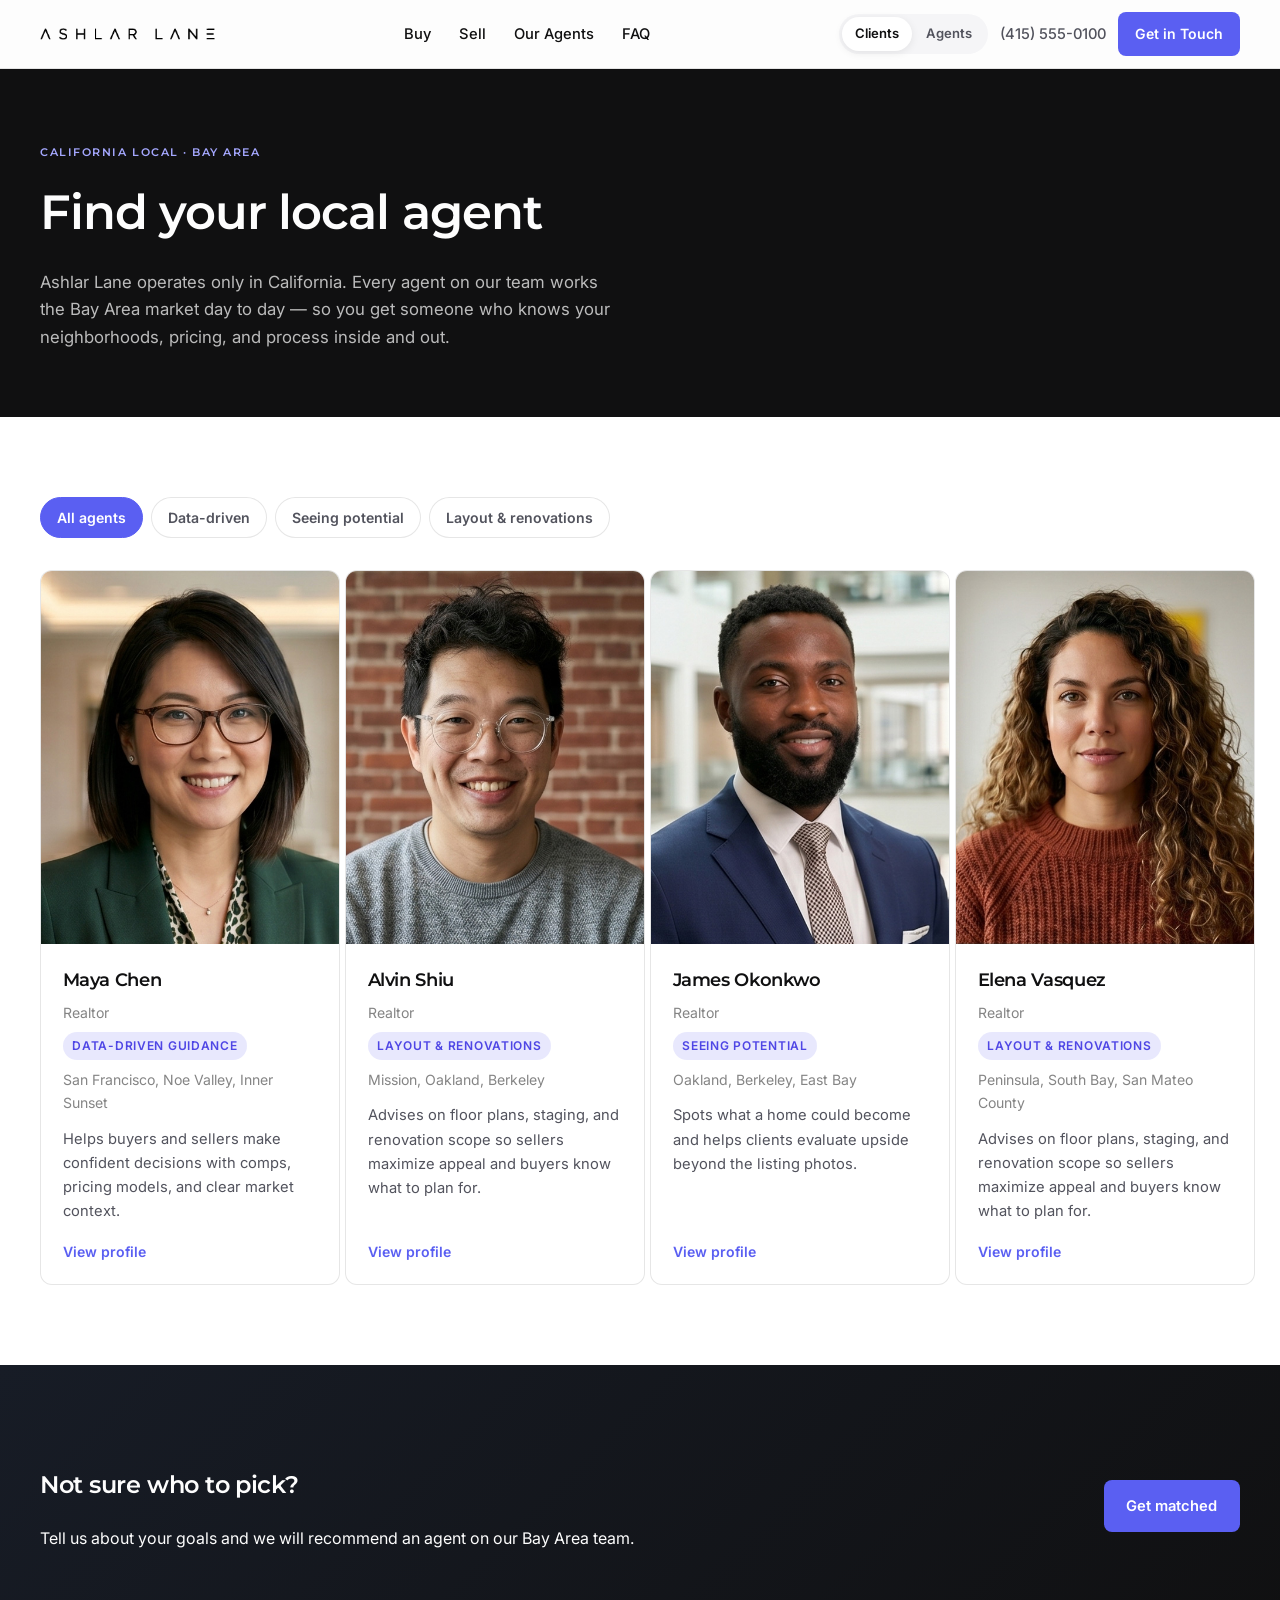
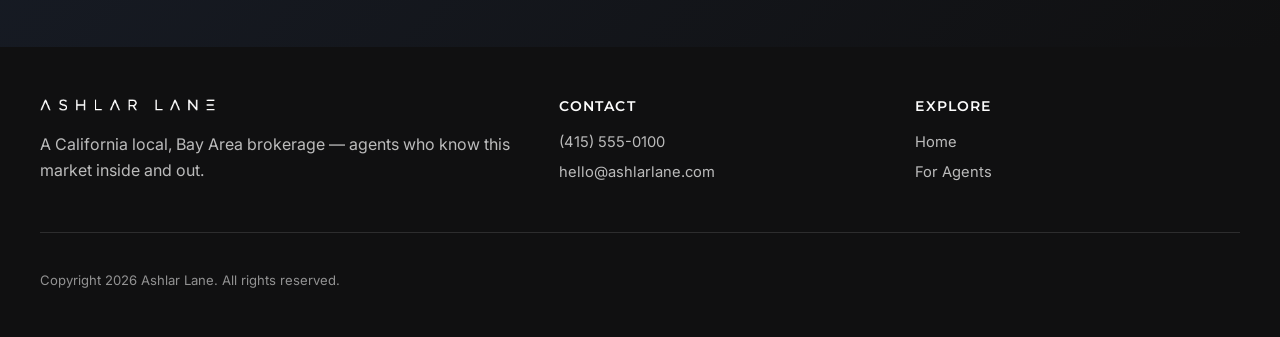
<file: team/index.html>
<!DOCTYPE html>
<html lang="en">
<head>
  <meta charset="UTF-8">
  <meta name="viewport" content="width=device-width, initial-scale=1.0">
  <title>Our Agents | Ashlar Lane | Bay Area Real Estate</title>
  <meta name="description" content="Browse Ashlar Lane agents — a California local, Bay Area brokerage. Find an agent who knows your market inside and out.">
  <link rel="icon" href="../favicon-ashlar.gif" type="image/gif">
  <link rel="preconnect" href="https://fonts.googleapis.com">
  <link rel="preconnect" href="https://fonts.gstatic.com" crossorigin>
  <link href="https://fonts.googleapis.com/css2?family=Inter:wght@400;500;600&family=Montserrat:wght@500;600;700&display=swap" rel="stylesheet">
  <link rel="stylesheet" href="../css/styles.css">
</head>
<body>
  <header class="site-header">
    <div class="container header-inner">
      <a href="../index.html" class="logo" aria-label="Ashlar Lane home">
        <img src="../ashlarlane-wordmark.gif" alt="Ashlar Lane" class="logo-wordmark">
      </a>
      <nav class="nav-desktop" aria-label="Primary">
        <a href="../index.html#buy">Buy</a>
        <a href="../index.html#sell">Sell</a>
        <a href="index.html" class="active">Our Agents</a>
        <a href="../index.html#faq">FAQ</a>
      </nav>
      <div class="header-actions">
        <div class="audience-nav" aria-label="Choose audience">
          <a href="../index.html" class="active">Clients</a>
          <a href="../agents.html">Agents</a>
        </div>
        <a href="tel:+14155550100" class="header-phone">(415) 555-0100</a>
        <a href="../index.html#contact" class="btn btn-primary btn-sm">Get in Touch</a>
        <button class="nav-toggle" aria-label="Open menu" aria-expanded="false">
          <span></span><span></span><span></span>
        </button>
      </div>
    </div>
    <nav class="nav-mobile" aria-label="Mobile" hidden>
      <a href="../agents.html">For Agents</a>
      <a href="../index.html#buy">Buy</a>
      <a href="../index.html#sell">Sell</a>
      <a href="index.html">Our Agents</a>
      <a href="../index.html#contact">Get in Touch</a>
    </nav>
  </header>

  <main>
    <section class="page-hero">
      <div class="container">
        <p class="eyebrow">California local · Bay Area</p>
        <h1>Find your local agent</h1>
        <p class="page-hero-lead">Ashlar Lane operates only in California. Every agent on our team works the Bay Area market day to day — so you get someone who knows your neighborhoods, pricing, and process inside and out.</p>
      </div>
    </section>

    <section class="section section-alt">
      <div class="container">
        <div class="filter-bar" role="group" aria-label="Filter by specialty">
          <button class="filter-btn active" type="button" data-filter="all">All agents</button>
          <button class="filter-btn" type="button" data-filter="data">Data-driven</button>
          <button class="filter-btn" type="button" data-filter="vision">Seeing potential</button>
          <button class="filter-btn" type="button" data-filter="design">Layout &amp; renovations</button>
        </div>
        <div class="agent-grid" id="agent-grid" aria-live="polite"></div>
      </div>
    </section>

    <section class="section cta-band">
      <div class="container cta-band-inner">
        <div>
          <h2>Not sure who to pick?</h2>
          <p>Tell us about your goals and we will recommend an agent on our Bay Area team.</p>
        </div>
        <div class="cta-band-actions">
          <a href="../index.html#contact" class="btn btn-primary">Get matched</a>
        </div>
      </div>
    </section>
  </main>

  <footer class="site-footer">
    <div class="container footer-grid">
      <div class="footer-brand">
        <img src="../ashlarlane-wordmark.gif" alt="Ashlar Lane" class="logo-wordmark logo-wordmark--footer">
        <p>A California local, Bay Area brokerage — agents who know this market inside and out.</p>
      </div>
      <div>
        <h4>Contact</h4>
        <ul>
          <li><a href="tel:+14155550100">(415) 555-0100</a></li>
          <li><a href="mailto:hello@ashlarlane.com">hello@ashlarlane.com</a></li>
        </ul>
      </div>
      <div>
        <h4>Explore</h4>
        <ul>
          <li><a href="../index.html">Home</a></li>
          <li><a href="../agents.html">For Agents</a></li>
        </ul>
      </div>
    </div>
    <div class="container footer-bottom">
      <p>Copyright <span id="year"></span> Ashlar Lane. All rights reserved.</p>
    </div>
  </footer>

  <script src="../js/reveal.js"></script>
  <script src="../js/main.js"></script>
  <script src="../js/team.js"></script>
  <script src="../js/team-page.js"></script>
</body>
</html>
</file>
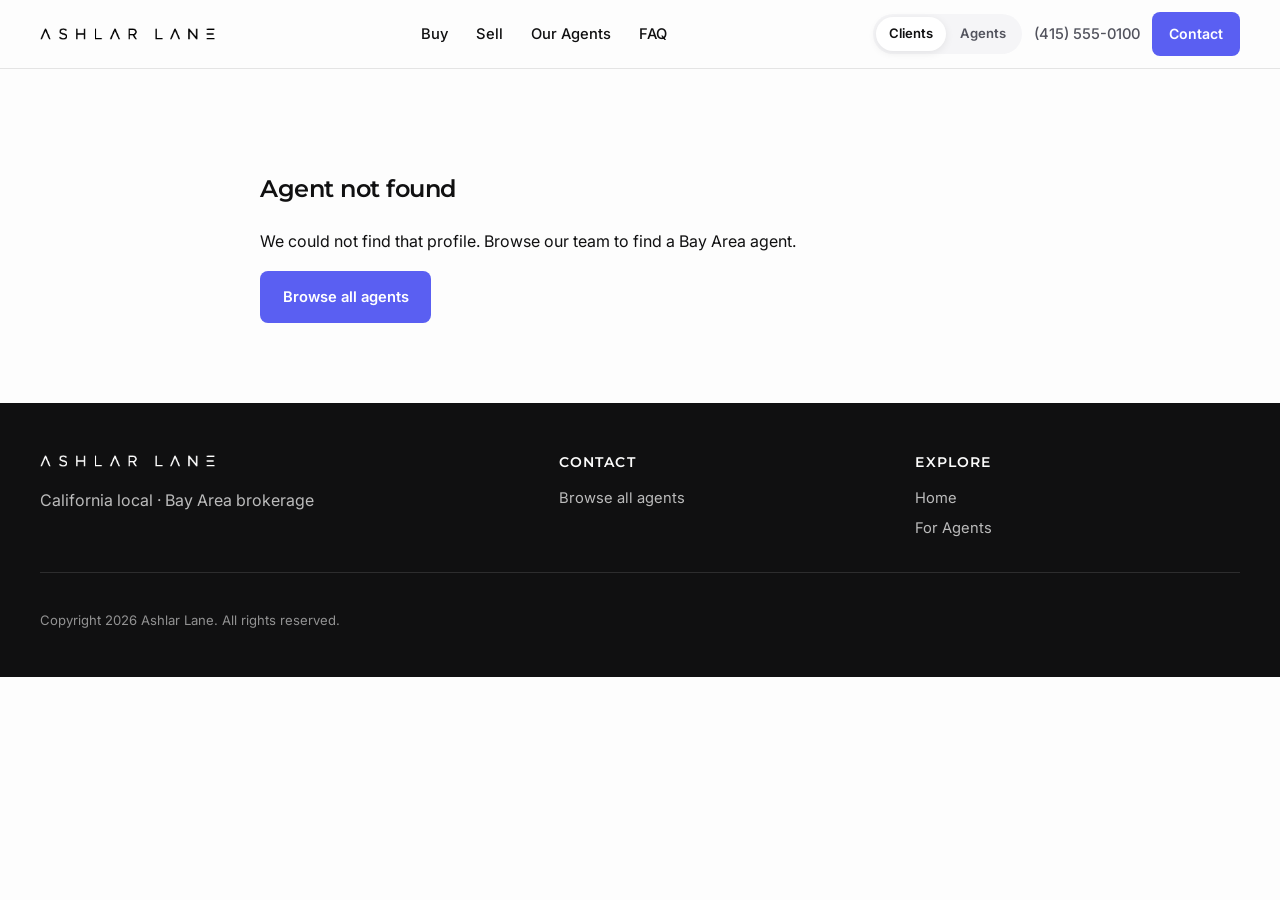
<file: team/agent.html>
<!DOCTYPE html>
<html lang="en">
<head>
  <meta charset="UTF-8">
  <meta name="viewport" content="width=device-width, initial-scale=1.0">
  <title>Agent Profile | Ashlar Lane</title>
  <meta name="description" content="Ashlar Lane agent profile — California local, Bay Area real estate.">
  <link rel="icon" href="../favicon-ashlar.gif" type="image/gif">
  <link rel="preconnect" href="https://fonts.googleapis.com">
  <link rel="preconnect" href="https://fonts.gstatic.com" crossorigin>
  <link href="https://fonts.googleapis.com/css2?family=Inter:wght@400;500;600&family=Lora:ital,wght@0,400;0,500;1,400&family=Montserrat:wght@500;600;700&display=swap" rel="stylesheet">
  <link rel="stylesheet" href="../css/styles.css">
</head>
<body>
  <header class="site-header">
    <div class="container header-inner">
      <a href="../index.html" class="logo" aria-label="Ashlar Lane home">
        <img src="../ashlarlane-wordmark.gif" alt="Ashlar Lane" class="logo-wordmark">
      </a>
      <nav class="nav-desktop" aria-label="Primary">
        <a href="../index.html#buy">Buy</a>
        <a href="../index.html#sell">Sell</a>
        <a href="index.html">Our Agents</a>
        <a href="../index.html#faq">FAQ</a>
      </nav>
      <div class="header-actions">
        <div class="audience-nav" aria-label="Choose audience">
          <a href="../index.html" class="active">Clients</a>
          <a href="../agents.html">Agents</a>
        </div>
        <a href="tel:+14155550100" class="header-phone" id="header-phone">(415) 555-0100</a>
        <a href="#contact-agent" class="btn btn-primary btn-sm" id="header-contact">Contact</a>
        <button class="nav-toggle" aria-label="Open menu" aria-expanded="false">
          <span></span><span></span><span></span>
        </button>
      </div>
    </div>
    <nav class="nav-mobile" aria-label="Mobile" hidden>
      <a href="index.html">Our Agents</a>
      <a href="#contact-agent">Contact</a>
    </nav>
  </header>

  <main id="agent-app">
    <article id="agent-profile" hidden>
      <section class="agent-profile-main">
        <div class="container">
          <a href="index.html" class="back-link">← All agents</a>
          <div class="agent-profile-layout">
            <aside class="agent-profile-sidebar" id="contact-agent">
              <img class="agent-profile-photo" id="agent-avatar" alt="" width="280" height="280">
              <p class="agent-profile-credential">REALTOR®</p>
              <dl class="agent-profile-facts">
                <div>
                  <dt>License number</dt>
                  <dd id="agent-license"></dd>
                </div>
                <div>
                  <dt>Email</dt>
                  <dd><a href="#" id="agent-email-link"></a></dd>
                </div>
                <div>
                  <dt>Primary phone</dt>
                  <dd><a href="#" id="agent-phone-link"></a></dd>
                </div>
                <div>
                  <dt>Address</dt>
                  <dd id="agent-address"></dd>
                </div>
              </dl>
            </aside>
            <div class="agent-profile-story">
              <h1 class="agent-profile-meet" id="agent-meet-heading"></h1>
              <div class="agent-profile-bio" id="agent-bio"></div>
            </div>
          </div>
        </div>
      </section>

      <section class="section section-alt" id="agent-help-section" hidden>
        <div class="container agent-profile-content">
          <h2>How I help clients</h2>
          <ul class="agent-help-list" id="agent-help-list"></ul>
        </div>
      </section>

      <section class="section" id="agent-transactions-section" hidden>
        <div class="container agent-profile-content">
          <h2>Recent transactions</h2>
          <div class="agent-transactions-grid" id="agent-transactions"></div>
          <nav class="agent-transactions-pagination" id="agent-transactions-pagination" aria-label="Transaction pages" hidden>
            <button type="button" class="agent-transactions-page-btn" id="agent-transactions-prev" disabled>Previous</button>
            <span class="agent-transactions-page-status" id="agent-transactions-page-status" aria-live="polite"></span>
            <button type="button" class="agent-transactions-page-btn" id="agent-transactions-next">Next</button>
          </nav>
        </div>
      </section>
    </article>

    <section class="section" id="agent-not-found" hidden>
      <div class="container narrow">
        <h1>Agent not found</h1>
        <p>We could not find that profile. Browse our team to find a Bay Area agent.</p>
        <a href="index.html" class="btn btn-primary">Browse all agents</a>
      </div>
    </section>
  </main>

  <footer class="site-footer">
    <div class="container footer-grid">
      <div class="footer-brand">
        <img src="../ashlarlane-wordmark.gif" alt="Ashlar Lane" class="logo-wordmark logo-wordmark--footer">
        <p>California local · Bay Area brokerage</p>
      </div>
      <div>
        <h4>Contact</h4>
        <ul>
          <li><a href="#" id="footer-email"></a></li>
          <li><a href="index.html">Browse all agents</a></li>
        </ul>
      </div>
      <div>
        <h4>Explore</h4>
        <ul>
          <li><a href="../index.html">Home</a></li>
          <li><a href="../agents.html">For Agents</a></li>
        </ul>
      </div>
    </div>
    <div class="container footer-bottom">
      <p>Copyright <span id="year"></span> Ashlar Lane. All rights reserved.</p>
    </div>
  </footer>

  <script src="../js/team.js"></script>
  <script src="../js/reveal.js"></script>
  <script src="../js/team-agent.js"></script>
  <script src="../js/main.js"></script>
</body>
</html>
</file>
<file: css/styles.css>
:root {
  --bg-dark: #101011;
  --bg-dark-elevated: #171c26;
  --bg-dark-card: #292a37;
  --bg-light: #fdfdfd;
  --bg-muted: #f5f5f7;
  --text-primary: #101011;
  --text-secondary: #52535d;
  --text-muted: #858585;
  --text-on-dark: #fdfdfd;
  --text-on-dark-muted: rgba(253, 253, 253, 0.72);
  --dark-cards: #545573;
  --accent: #5a5ff2;
  --accent-hover: #4f46e5;
  --accent-light: #a5a8ff;
  --accent-soft: rgba(90, 95, 242, 0.14);
  --white: #ffffff;
  --border-light: rgba(16, 16, 17, 0.1);
  --border-dark: rgba(255, 255, 255, 0.12);
  --shadow: 0 24px 60px rgba(16, 16, 17, 0.14);
  --radius: 12px;
  --radius-sm: 8px;
  --radius-pill: 999px;
  --max-width: 1200px;
  --font-body: "Inter", system-ui, -apple-system, sans-serif;
  --font-display: "Montserrat", system-ui, -apple-system, sans-serif;
  --font-serif: "Lora", Georgia, "Times New Roman", serif;
}

*,
*::before,
*::after {
  box-sizing: border-box;
  /* border: solid 1px red; */
}

html {
  scroll-behavior: smooth;
}

body {
  margin: 0;
  font-family: var(--font-body);
  color: var(--text-primary);
  background: var(--bg-light);
  line-height: 1.65;
  -webkit-font-smoothing: antialiased;
  overflow-x: hidden;
}

img {
  max-width: 100%;
  display: block;
}

a {
  color: inherit;
  text-decoration: none;
}

h1,
h2,
h3,
h4 {
  font-family: var(--font-display);
  font-weight: 600;
  letter-spacing: -0.02em;
}

.container {
  width: min(calc(100% - 2rem), var(--max-width));
  margin-inline: auto;
}

.narrow {
  width: min(calc(100% - 2rem), 760px);
}

.site-header {
  position: sticky;
  top: 0;
  z-index: 20;
  background: rgba(253, 253, 253, 0.92);
  backdrop-filter: blur(16px);
  border-bottom: 1px solid var(--border-light);
}

.header-inner {
  display: flex;
  align-items: center;
  justify-content: space-between;
  gap: 1rem;
  min-height: 4.25rem;
}

.logo {
  display: flex;
  align-items: center;
}

.logo-wordmark {
  display: block;
  width: auto;
  height: 1.35rem;
  max-width: min(42vw, 11rem);
  object-fit: contain;
}

.site-header .logo-wordmark {
  filter: invert(100%);
}

.logo-wordmark--footer {
  height: 1.25rem;
  margin-bottom: 0.75rem;
}

.nav-desktop {
  display: none;
  gap: 1.75rem;
  font-size: 0.92rem;
  font-weight: 500;
}

.nav-desktop a:hover {
  color: var(--accent);
}

.header-actions {
  display: flex;
  align-items: center;
  gap: 0.75rem;
}

.audience-nav {
  display: none;
  padding: 0.2rem;
  background: var(--bg-muted);
  border-radius: var(--radius-pill);
  gap: 0.1rem;
}

.audience-nav a {
  padding: 0.4rem 0.8rem;
  border-radius: var(--radius-pill);
  font-size: 0.82rem;
  font-weight: 600;
  white-space: nowrap;
  color: var(--text-secondary);
}

.audience-nav a.active {
  background: var(--white);
  color: var(--text-primary);
  box-shadow: 0 2px 8px rgba(16, 16, 17, 0.08);
}

.path-cards {
  display: grid;
  gap: 1rem;
  grid-template-columns: repeat(auto-fit, minmax(260px, 1fr));
}

.path-card {
  background: var(--bg-dark-card);
  border: 1px solid var(--border-dark);
  border-radius: var(--radius);
  padding: 1.5rem;
}

.path-card h3 {
  margin: 0.35rem 0 0.75rem;
}

.path-card p {
  color: var(--text-on-dark-muted);
  margin-bottom: 1.25rem;
}

.header-phone {
  display: none;
  font-size: 0.92rem;
  font-weight: 500;
  white-space: nowrap;
  color: var(--text-secondary);
}

.nav-toggle {
  display: grid;
  gap: 5px;
  padding: 0.5rem;
  border: 0;
  background: transparent;
  cursor: pointer;
}

.nav-toggle span {
  display: block;
  width: 22px;
  height: 2px;
  background: var(--text-primary);
}

.nav-mobile {
  display: grid;
  gap: 0.25rem;
  padding: 0 1rem 1rem;
  border-bottom: 1px solid var(--border-light);
  background: var(--bg-light);
}

.nav-mobile[hidden] {
  display: none;
}

.nav-mobile a {
  padding: 0.75rem 0;
  font-weight: 500;
  font-size: 0.95rem;
}

.btn {
  display: inline-flex;
  align-items: center;
  justify-content: center;
  gap: 0.5rem;
  padding: 0.8rem 1.35rem;
  border-radius: var(--radius-sm);
  border: 1px solid transparent;
  font-family: var(--font-body);
  font-size: 0.92rem;
  font-weight: 600;
  transition: background 0.15s ease, border-color 0.15s ease, transform 0.15s ease;
}

.btn:hover {
  transform: translateY(-1px);
}

.btn-primary {
  background: var(--accent);
  color: var(--white);
}

.btn-primary:hover {
  background: var(--accent-hover);
}

.btn-secondary {
  background: transparent;
  border-color: var(--border-light);
  color: var(--text-primary);
}

.btn-sm {
  padding: 0.6rem 1rem;
  font-size: 0.88rem;
}

.btn-block {
  width: 100%;
}

.hero {
  position: relative;
  overflow: hidden;
  padding: 4rem 0 5rem;
}

.hero-bg {
  position: absolute;
  inset: 0;
  background: linear-gradient(180deg, var(--bg-dark-elevated) 0%, var(--bg-dark) 70%);
}

.hero--video {
  min-height: min(92vh, 920px);
  padding: 5rem 0 5.5rem;
}

.hero-media {
  position: absolute;
  inset: 0;
  z-index: 0;
}

.hero-video {
  width: 100%;
  height: 100%;
  object-fit: cover;
  object-position: center;
}

.hero-overlay {
  position: absolute;
  inset: 0;
  background:
    linear-gradient(105deg, rgba(16, 16, 17, 0.88) 0%, rgba(23, 28, 38, 0.72) 45%, rgba(16, 16, 17, 0.5) 100%),
    linear-gradient(to top, rgba(16, 16, 17, 0.85) 0%, transparent 42%);
}

.hero--video .hero-grid {
  z-index: 1;
}

.hero--video .hero-copy {
  color: var(--text-on-dark);
}

.hero--video .hero-copy h1 {
  color: var(--white);
  max-width: none;
}

.hero--video .hero-lead {
  color: var(--text-on-dark-muted);
}

.hero--video .eyebrow {
  color: var(--accent-light);
}

.hero--video .btn-secondary {
  border-color: rgba(253, 253, 253, 0.35);
  color: var(--text-on-dark);
  background: rgba(253, 253, 253, 0.06);
}

.hero--video .btn-secondary:hover {
  background: rgba(253, 253, 253, 0.12);
  border-color: rgba(253, 253, 253, 0.5);
}

body:has(.hero--video) .site-header {
  background: rgba(16, 16, 17, 0.55);
  border-bottom-color: var(--border-dark);
}

body:has(.hero--video) .site-header .logo-wordmark {
  filter: none;
}

body:has(.hero--video) .site-header .nav-desktop a,
body:has(.hero--video) .header-phone {
  color: var(--text-on-dark);
}

body:has(.hero--video) .nav-toggle span {
  background: var(--text-on-dark);
}

body:has(.hero--video) .audience-nav {
  background: rgba(255, 255, 255, 0.08);
}

body:has(.hero--video) .audience-nav a {
  color: var(--text-on-dark-muted);
}

body:has(.hero--video) .audience-nav a.active {
  color: var(--text-primary);
  background: var(--white);
}

@media (prefers-reduced-motion: reduce) {
  .hero-video {
    display: none;
  }

  .hero--video .hero-media {
    background: linear-gradient(180deg, var(--bg-dark-elevated) 0%, var(--bg-dark) 100%);
  }
}

.hero-grid {
  position: relative;
  display: grid;
  gap: 2rem;
  align-items: start;
}

.hero-copy h1 {
  font-size: clamp(2.25rem, 5vw, 3.75rem);
  line-height: 1.08;
  margin: 0.65rem 0 1rem;
  max-width: 14ch;
}

.hero-lead {
  font-size: 1.05rem;
  max-width: 44ch;
  color: var(--text-secondary);
}

.hero-cta {
  display: flex;
  flex-wrap: wrap;
  gap: 0.75rem;
  margin-top: 1.5rem;
}

.eyebrow {
  font-family: var(--font-display);
  text-transform: uppercase;
  letter-spacing: 0.14em;
  font-size: 0.68rem;
  font-weight: 600;
  color: var(--accent);
}

.eyebrow-light {
  color: var(--accent-light);
}

.card {
  background: var(--white);
  border-radius: var(--radius);
  box-shadow: var(--shadow);
  padding: 1.5rem;
  border: 1px solid var(--border-light);
}

.hero-form h2 {
  margin: 0 0 0.35rem;
  font-size: 1.35rem;
}

.form-note,
.form-disclaimer {
  color: var(--text-muted);
  font-size: 0.88rem;
}

.hero-form label {
  display: grid;
  gap: 0.35rem;
  margin-top: 0.85rem;
  font-size: 0.88rem;
  font-weight: 500;
  color: var(--text-secondary);
}

.hero-form input,
.hero-form select {
  width: 100%;
  padding: 0.72rem 0.85rem;
  border: 1px solid rgba(16, 16, 17, 0.14);
  border-radius: var(--radius-sm);
  font-family: inherit;
  font-size: 1rem;
  line-height: 1.4;
  background-color: var(--bg-muted);
  color: var(--text-primary);
  color-scheme: light;
}

.hero-form select {
  -webkit-appearance: none;
  appearance: none;
  padding-right: 2.5rem;
  cursor: pointer;
  background-image: url("data:image/svg+xml,%3Csvg xmlns='http://www.w3.org/2000/svg' width='16' height='16' viewBox='0 0 16 16' fill='none'%3E%3Cpath d='M4 6l4 4 4-4' stroke='%2352535d' stroke-width='1.5' stroke-linecap='round' stroke-linejoin='round'/%3E%3C/svg%3E");
  background-repeat: no-repeat;
  background-position: right 0.85rem center;
  background-size: 1rem;
}

.hero-form select::-ms-expand {
  display: none;
}

.hero-form select option {
  color: var(--text-primary);
  background-color: var(--white);
}

.hero-form input:focus,
.hero-form select:focus {
  outline: 2px solid var(--accent-soft);
  border-color: var(--accent);
}

.hero-form select:focus {
  background-color: var(--bg-muted);
}

.section {
  padding: 5rem 0;
}

.section-alt {
  background: var(--white);
}

.section-dark {
  background: var(--bg-dark);
  color: var(--text-on-dark);
}

.section-dark-band {
  background: linear-gradient(to bottom, #545573, #363543);
  color: var(--text-on-dark);
}

.section-dark-band .eyebrow {
  color: var(--accent-light);
}

.section-dark-band .section-lead {
  color: var(--text-on-dark-muted);
}

.section-dark-band .stack-card {
  background: var(--dark-cards);
  border: 1px solid rgba(255, 255, 255, 0.14);
  color: var(--white);
}

.section-dark-band .stack-card h3 {
  color: var(--white);
}

.section-dark-band .stack-card p {
  color: rgba(255, 255, 255, 0.88);
}

.section-head {
  text-align: center;
  margin-bottom: 2.75rem;
  display: flex;
  flex-direction: column;
  align-items: center;
}

.section-head h2,
.split-section h2 {
  font-size: clamp(1.85rem, 4vw, 2.65rem);
  margin: 0.5rem 0;
  line-height: 1.15;
}

.section-head p,
.section-lead {
  color: var(--text-secondary);
  max-width: 52ch;
  font-size: 1.02rem;
}

/* Scroll reveal — word blur + card lift */
.reveal-word {
  display: inline-block;
  opacity: 0;
  filter: blur(10px);
  transform: translateY(0.45em);
  will-change: transform, filter, opacity;
}

.reveal-heading.is-revealed .reveal-word {
  animation: reveal-word 0.6s cubic-bezier(0.27, 0.5, 0.3, 1) forwards;
  animation-delay: calc(
    var(--eyebrow-count, 0) * 0.06s + var(--word-index) * 0.08s
  );
}

.reveal-eyebrow .reveal-word {
  transform: translateY(0.3em);
}

.reveal-heading.is-revealed .reveal-eyebrow .reveal-word {
  animation: reveal-word-eyebrow 0.45s cubic-bezier(0.27, 0.5, 0.3, 1) forwards;
  animation-delay: calc(var(--word-index) * 0.05s);
}

.reveal-blur {
  opacity: 0;
  filter: blur(8px);
  transform: translateY(14px);
}

.reveal-heading.is-revealed .reveal-blur {
  animation: reveal-blur 0.75s cubic-bezier(0.27, 0.5, 0.3, 1) forwards;
  animation-delay: calc(
    var(--eyebrow-count, 0) * 0.05s + var(--heading-count, 0) * 0.08s +
      var(--blur-index, 0) * 0.1s + 0.12s
  );
}

@keyframes reveal-word-eyebrow {
  to {
    opacity: 1;
    filter: blur(0);
    transform: translateY(0);
  }
}

.reveal-card {
  opacity: 0;
  filter: blur(10px);
  transform: translateY(28px);
  will-change: transform, filter, opacity;
}

.reveal-cards.is-revealed .reveal-card {
  animation: reveal-card 0.8s cubic-bezier(0.27, 0.50, 0.30, 1.00) forwards;
  animation-delay: calc(var(--item-index) * 0.09s + 0.08s);
}

@keyframes reveal-word {
  to {
    opacity: 1;
    filter: blur(0);
    transform: translateY(0);
  }
}

@keyframes reveal-blur {
  to {
    opacity: 1;
    filter: blur(0);
    transform: translateY(0);
  }
}

@keyframes reveal-card {
  to {
    opacity: 1;
    filter: blur(0);
    transform: translateY(0);
  }
}

@media (prefers-reduced-motion: reduce) {
  .reveal-word,
  .reveal-blur,
  .reveal-card {
    opacity: 1;
    filter: none;
    transform: none;
    animation: none;
  }
}

.section-dark .section-lead {
  color: var(--text-on-dark-muted);
}

.feature-grid {
  display: grid;
  gap: 1rem;
  grid-template-columns: repeat(auto-fit, minmax(220px, 1fr));
}

.feature-card {
  background: var(--white);
  border: 1px solid var(--border-light);
  border-radius: var(--radius);
  padding: 1.35rem;
}

.feature-card h3 {
  font-size: 1rem;
  margin: 0 0 0.5rem;
}

.feature-icon {
  font-family: var(--font-display);
  color: var(--accent);
  font-size: 0.82rem;
  font-weight: 600;
  letter-spacing: 0.08em;
  margin-bottom: 0.75rem;
}

.testimonial {
  background: var(--bg-muted);
}

.testimonial blockquote {
  margin: 0;
  font-size: 1.1rem;
  text-align: center;
  color: var(--text-primary);
}

.testimonial footer {
  margin-top: 1rem;
  color: var(--text-muted);
  font-size: 0.92rem;
}

.split-section {
  display: grid;
  gap: 2.5rem;
}

.split-section.reverse .stack-cards {
  order: -1;
}

.stack-cards {
  display: grid;
  gap: 1rem;
}

.stack-card {
  background: var(--white);
  border-radius: var(--radius);
  padding: 1.35rem;
  border: 1px solid var(--border-light);
}

.stack-card h3 {
  font-size: 1rem;
  margin: 0 0 0.5rem;
}

.stack-card-dark {
  background: var(--bg-dark-card);
  border-color: var(--border-dark);
}

.region-tabs {
  display: inline-flex;
  gap: 0.35rem;
  margin-top: 1rem;
  padding: 0.3rem;
  background: var(--bg-muted);
  border-radius: var(--radius-pill);
}

.region-tab {
  border: 0;
  background: transparent;
  padding: 0.5rem 1rem;
  border-radius: var(--radius-pill);
  font: inherit;
  font-size: 0.88rem;
  font-weight: 600;
  cursor: pointer;
  color: var(--text-secondary);
}

.region-tab.active {
  background: var(--white);
  color: var(--text-primary);
  box-shadow: 0 2px 8px rgba(16, 16, 17, 0.08);
}

.plans-grid {
  display: grid;
  gap: 1rem;
  grid-template-columns: repeat(auto-fit, minmax(260px, 1fr));
}

.plan-card {
  position: relative;
  background: var(--white);
  border: 1px solid var(--border-light);
  border-radius: var(--radius);
  padding: 1.5rem;
}

.plan-card-featured {
  border-color: rgba(90, 95, 242, 0.45);
  box-shadow: var(--shadow);
}

.plan-badge {
  position: absolute;
  top: 1rem;
  right: 1rem;
  margin: 0;
  font-size: 0.68rem;
  font-weight: 600;
  text-transform: uppercase;
  letter-spacing: 0.1em;
  color: var(--accent);
}

.plan-price {
  font-family: var(--font-display);
  font-size: 1.75rem;
  margin: 0.5rem 0 1rem;
}

.plan-price span {
  font-family: var(--font-body);
  font-size: 0.95rem;
  color: var(--text-muted);
  font-weight: 500;
}

.plan-card ul {
  padding-left: 1.1rem;
  margin: 0 0 1.25rem;
  color: var(--text-secondary);
  font-size: 0.95rem;
}

.plan-card li + li {
  margin-top: 0.35rem;
}

.plan-footnote {
  margin-top: 1rem;
  color: var(--text-muted);
  font-size: 0.88rem;
  text-align: center;
}

.faq-list {
  display: grid;
  gap: 0.65rem;
}

.faq-item {
  background: var(--white);
  border: 1px solid var(--border-light);
  border-radius: var(--radius);
  padding: 0.25rem 1rem;
}

.faq-item summary {
  cursor: pointer;
  font-weight: 600;
  font-size: 0.95rem;
  padding: 0.85rem 0;
}

.faq-item p {
  margin: 0 0 1rem;
  color: var(--text-secondary);
  font-size: 0.95rem;
}

.faq-item a {
  color: var(--accent);
  text-decoration: underline;
  text-underline-offset: 2px;
}

.cta-band {
  background: linear-gradient(135deg, var(--bg-dark-elevated), var(--bg-dark));
  color: var(--text-on-dark);
}

.cta-band .btn-secondary {
  border-color: var(--border-dark);
  color: var(--text-on-dark);
}

.cta-band-inner {
  display: flex;
  flex-direction: column;
  gap: 1.25rem;
  align-items: flex-start;
}

.cta-band-actions {
  display: flex;
  flex-wrap: wrap;
  gap: 0.75rem;
}

.site-footer {
  background: var(--bg-dark);
  color: var(--text-on-dark-muted);
  padding: 3rem 0 2rem;
}

.footer-grid {
  display: grid;
  gap: 2rem;
  grid-template-columns: 1.5fr 1fr 1fr;
}

.footer-brand .logo-wordmark--footer {
  margin-bottom: 0.75rem;
}

.footer-grid h4 {
  margin: 0 0 0.75rem;
  color: var(--text-on-dark);
  font-size: 0.88rem;
  text-transform: uppercase;
  letter-spacing: 0.08em;
}

.footer-grid ul {
  list-style: none;
  padding: 0;
  margin: 0;
  font-size: 0.92rem;
}

.footer-grid li + li {
  margin-top: 0.35rem;
}

.footer-grid a:hover {
  color: var(--accent-light);
}

.footer-bottom {
  margin-top: 2rem;
  padding-top: 1.5rem;
  border-top: 1px solid var(--border-dark);
  font-size: 0.82rem;
  color: rgba(253, 253, 253, 0.55);
}

.footer-disclosure {
  margin-top: 0.75rem;
  max-width: 70ch;
}

@media (min-width: 768px) {
  .nav-desktop {
    display: flex;
  }

  .header-phone {
    display: inline;
  }

  .audience-nav {
    display: inline-flex;
  }

  .nav-toggle,
  .nav-mobile {
    display: none;
  }

  .hero-grid {
    grid-template-columns: 1.1fr 0.9fr;
    gap: 3rem;
  }

  .split-section {
    grid-template-columns: 0.9fr 1.1fr;
    align-items: start;
  }

  .split-section.reverse > div:first-child {
    order: 2;
  }

  .cta-band-inner {
    flex-direction: row;
    align-items: center;
    justify-content: space-between;
  }
}

@media (max-width: 767px) {
  .footer-grid {
    grid-template-columns: 1fr;
  }
}

/* Page hero (team directory, etc.) */
.page-hero {
  padding: 4rem 0 3rem;
  background: var(--bg-dark);
  color: var(--text-on-dark);
}

.page-hero h1 {
  font-size: clamp(2rem, 4vw, 3rem);
  margin: 0.5rem 0 1rem;
}

.page-hero-lead {
  max-width: 52ch;
  color: var(--text-on-dark-muted);
  font-size: 1.05rem;
}

.page-hero .eyebrow {
  color: var(--accent-light);
}

/* Agent directory */
.filter-bar {
  display: flex;
  flex-wrap: wrap;
  gap: 0.5rem;
  margin-bottom: 2rem;
}

.filter-btn {
  border: 1px solid var(--border-light);
  background: var(--white);
  padding: 0.5rem 1rem;
  border-radius: var(--radius-pill);
  font: inherit;
  font-size: 0.88rem;
  font-weight: 600;
  cursor: pointer;
  color: var(--text-secondary);
}

.filter-btn.active {
  background: var(--accent);
  border-color: var(--accent);
  color: var(--white);
}

.agent-grid {
  display: grid;
  gap: 1.25rem;
  grid-template-columns: repeat(auto-fill, minmax(280px, 1fr));
}

.agent-marquee {
  width: 100%;
  padding: 30px 0 70px 0;
  -webkit-mask-image: linear-gradient(
    90deg,
    transparent,
    #000 4%,
    #000 96%,
    transparent
  );
  mask-image: linear-gradient(90deg, transparent, #000 4%, #000 96%, transparent);
}

.agent-marquee__track {
  display: flex;
  width: max-content;
  animation: agent-marquee-scroll 45s linear infinite;
  will-change: transform;
}

.agent-marquee__track:hover {
  animation-play-state: paused;
}

.agent-marquee__group {
  display: flex;
  flex-shrink: 0;
  gap: 1.25rem;
}

@keyframes agent-marquee-scroll {
  from {
    transform: translateX(0);
  }
  to {
    transform: translateX(-50%);
  }
}

.agent-grid--preview {
  margin: 0;
}

.section-cta {
  text-align: center;
  margin: 0;
}

.agent-card {
  background: var(--white);
  border: 1px solid var(--border-light);
  border-radius: var(--radius);
  overflow: hidden;
  transition: box-shadow 0.15s ease, transform 0.15s ease;
  width: 300px;
  flex-shrink: 0;
}

.agent-card:hover {
  box-shadow: var(--shadow);
  transform: translateY(-2px);
}

.agent-card-link {
  display: flex;
  flex-direction: column;
  height: 100%;
  color: inherit;
}

.agent-avatar {
  display: block;
  width: 100%;
  aspect-ratio: 4 / 5;
  object-fit: cover;
  object-position: center 20%;
  flex-shrink: 0;
}

.agent-card-body {
  padding: 1.35rem;
  flex: 1;
  display: flex;
  flex-direction: column;
}

.agent-card-body h2 {
  font-size: 1.15rem;
  margin: 0 0 0.35rem;
}

.agent-card-title {
  margin: 0 0 0.5rem;
  color: var(--text-muted);
  font-size: 0.88rem;
}

.agent-tag {
  display: inline-block;
  margin: 0 0 0.5rem;
  padding: 0.25rem 0.6rem;
  background: var(--accent-soft);
  color: var(--accent-hover);
  border-radius: var(--radius-pill);
  font-size: 0.75rem;
  font-weight: 600;
  text-transform: uppercase;
  letter-spacing: 0.06em;
  width: fit-content;
}

.agent-markets {
  margin: 0 0 0.75rem;
  color: var(--text-muted);
  font-size: 0.88rem;
}

.agent-card-summary {
  margin: 0 0 1rem;
  color: var(--text-secondary);
  font-size: 0.92rem;
  flex: 1;
}

.agent-card-cta {
  font-size: 0.88rem;
  font-weight: 600;
  color: var(--accent);
}

/* Agent profile page */
.agent-profile-main {
  padding: 2.5rem 0 4.5rem;
  background: var(--white);
}

.agent-profile-layout {
  display: grid;
  grid-template-columns: minmax(220px, 280px) minmax(0, 1fr);
  gap: clamp(2rem, 5vw, 4.5rem);
  align-items: start;
}

.agent-profile-photo {
  display: block;
  width: 100%;
  aspect-ratio: 1;
  margin: 0 0 1.75rem;
  object-fit: cover;
  object-position: center 20%;
}

.agent-profile-credential {
  margin: 0 0 1.75rem;
  font-family: var(--font-display);
  font-size: 0.95rem;
  font-weight: 700;
  letter-spacing: 0.04em;
  text-transform: uppercase;
}

.agent-profile-facts {
  margin: 0;
}

.agent-profile-facts > div + div {
  margin-top: 1.35rem;
}

.agent-profile-facts dt {
  margin: 0 0 0.35rem;
  font-family: var(--font-display);
  font-size: 0.75rem;
  font-weight: 600;
  letter-spacing: 0.08em;
  text-transform: uppercase;
}

.agent-profile-facts dd {
  margin: 0;
  font-size: 0.95rem;
  line-height: 1.55;
  color: var(--text-secondary);
}

.agent-profile-facts a {
  color: var(--accent);
  font-weight: 500;
  text-decoration: underline;
  text-underline-offset: 2px;
}

.agent-profile-facts a:hover {
  color: var(--accent-hover);
}

.agent-profile-meet {
  margin: 0 0 2rem;
  font-family: var(--font-display);
  font-size: clamp(1.75rem, 3.5vw, 2.35rem);
  font-weight: 600;
  line-height: 1.15;
  letter-spacing: 0.02em;
  text-transform: uppercase;
  color: var(--accent);
}

.agent-profile-bio p {
  margin: 0 0 1.35rem;
  font-family: var(--font-serif);
  font-size: 1.05rem;
  line-height: 1.8;
  color: var(--text-secondary);
}

.agent-profile-bio p:last-child {
  margin-bottom: 0;
}

.agent-profile-content h2 {
  font-size: clamp(1.35rem, 2.5vw, 1.75rem);
  margin: 0 0 1rem;
}

.agent-transactions-grid {
  display: grid;
  gap: 1rem;
  grid-template-columns: repeat(auto-fill, minmax(260px, 1fr));
}

.agent-transaction-card {
  display: flex;
  flex-direction: column;
  overflow: hidden;
  background: var(--white);
  border: 1px solid var(--border-light);
  border-radius: var(--radius);
  padding: 0;
}

.agent-transaction-photo {
  display: block;
  width: 100%;
  aspect-ratio: 4 / 3;
  object-fit: cover;
}

.agent-transaction-body {
  padding: 1.25rem;
}

.agent-transaction-status {
  display: inline-block;
  margin: 0 0 0.75rem;
  padding: 0.2rem 0.55rem;
  border-radius: var(--radius-pill);
  font-size: 0.72rem;
  font-weight: 700;
  letter-spacing: 0.06em;
  text-transform: uppercase;
}

.agent-transaction-status--sold {
  background: rgba(16, 16, 17, 0.08);
  color: var(--text-secondary);
}

.agent-transaction-status--sale {
  background: var(--accent-soft);
  color: var(--accent-hover);
}

.agent-transaction-street {
  margin: 0 0 0.25rem;
  font-size: 1.05rem;
  line-height: 1.3;
}

.agent-transaction-city {
  margin: 0 0 0.65rem;
  color: var(--text-muted);
  font-size: 0.9rem;
}

.agent-transaction-meta {
  margin: 0 0 0.65rem;
  color: var(--text-secondary);
  font-size: 0.88rem;
}

.agent-transaction-price {
  margin: 0;
  font-family: var(--font-display);
  font-size: 1.2rem;
  font-weight: 600;
}

.agent-transactions-pagination {
  display: flex;
  align-items: center;
  justify-content: center;
  flex-wrap: wrap;
  gap: 0.75rem 1.25rem;
  margin-top: 1.75rem;
}

.agent-transactions-page-btn {
  padding: 0.55rem 1rem;
  border: 1px solid var(--border-light);
  border-radius: var(--radius-sm);
  background: var(--white);
  color: var(--text-primary);
  font-family: var(--font-body);
  font-size: 0.9rem;
  font-weight: 500;
  cursor: pointer;
  transition: border-color 0.15s ease, color 0.15s ease;
}

.agent-transactions-page-btn:hover:not(:disabled) {
  border-color: var(--accent);
  color: var(--accent);
}

.agent-transactions-page-btn:disabled {
  opacity: 0.45;
  cursor: not-allowed;
}

.agent-transactions-page-status {
  min-width: 7rem;
  text-align: center;
  font-size: 0.9rem;
  color: var(--text-muted);
}

.back-link {
  display: inline-block;
  margin-bottom: 1.25rem;
  font-size: 0.88rem;
  font-weight: 500;
  color: var(--accent);
}

.back-link:hover {
  text-decoration: underline;
  text-underline-offset: 2px;
}

.agent-profile-details h2 {
  font-size: 1.25rem;
  margin: 0 0 0.75rem;
}

.agent-profile-details h3 {
  font-size: 1rem;
  margin: 1.5rem 0 0.75rem;
}

.agent-help-list {
  margin: 0;
  padding-left: 1.15rem;
  color: var(--text-secondary);
  max-width: 68ch;
  font-size: 1.02rem;
  line-height: 1.65;
}

.agent-help-list li + li {
  margin-top: 0.5rem;
}

.agent-grid--preview .agent-card-body {
  padding-top: 1.35rem;
}

.agent-grid--preview .agent-avatar {
  margin: 0;
}

@media (max-width: 768px) {
  .agent-profile-layout {
    grid-template-columns: 1fr;
    gap: 2.5rem;
  }

  .agent-profile-sidebar {
    max-width: 280px;
  }
  html {
    overflow-x: hidden !important;
  }
  .agent-grid:not(.agent-marquee__track) {
    display: flex;
    flex-direction: column;
    align-items: center;
  }

  .agent-marquee__track {
    flex-direction: row;
    flex-wrap: nowrap;
  }
}

@media (max-width: 640px) {
  .agent-profile-sidebar {
    max-width: none;
  }
}

@media (prefers-reduced-motion: reduce) {
  .agent-marquee {
    -webkit-mask-image: none;
    mask-image: none;
    overflow-x: auto;
  }

  .agent-marquee__track {
    animation: none;
    flex-wrap: wrap;
    justify-content: center;
    width: 100%;
    max-width: 100%;
    padding: 0 1.25rem;
    box-sizing: border-box;
  }

  .agent-marquee__group[aria-hidden="true"] {
    display: none;
  }
}
</file>
